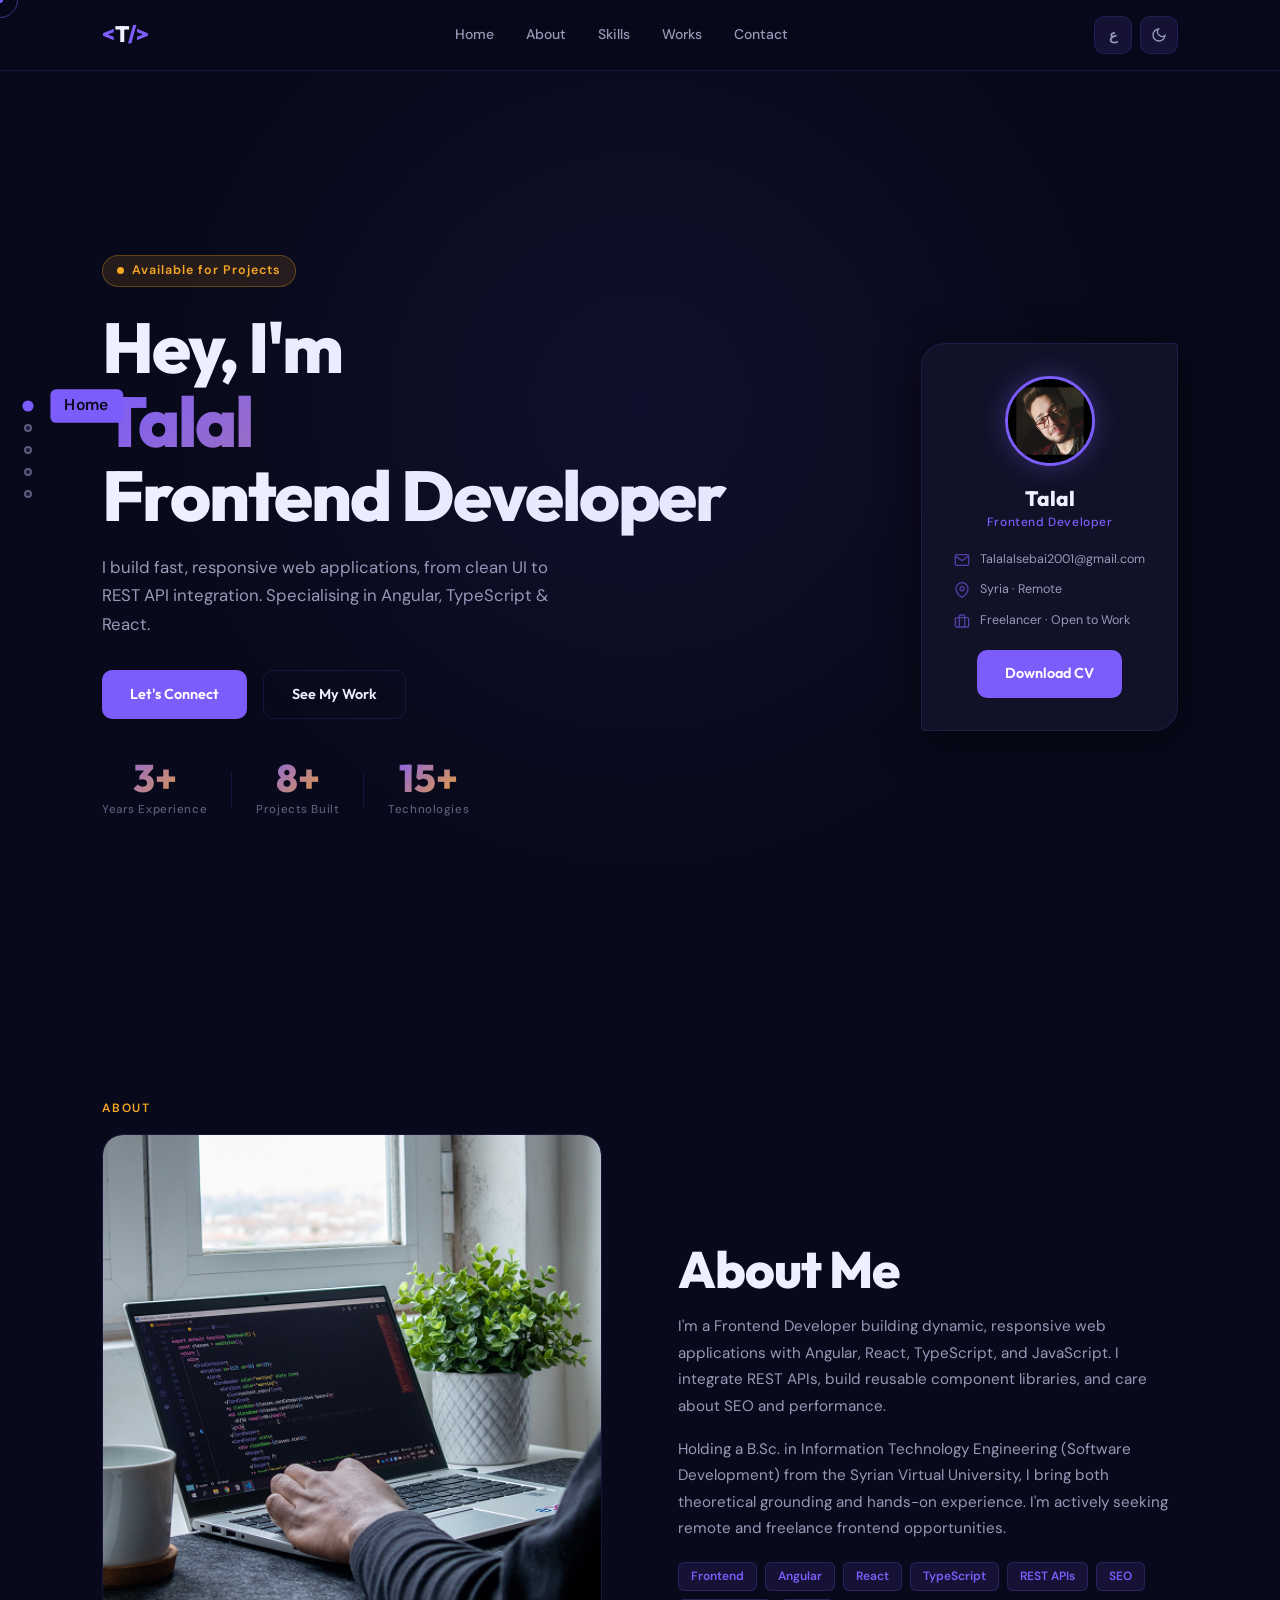
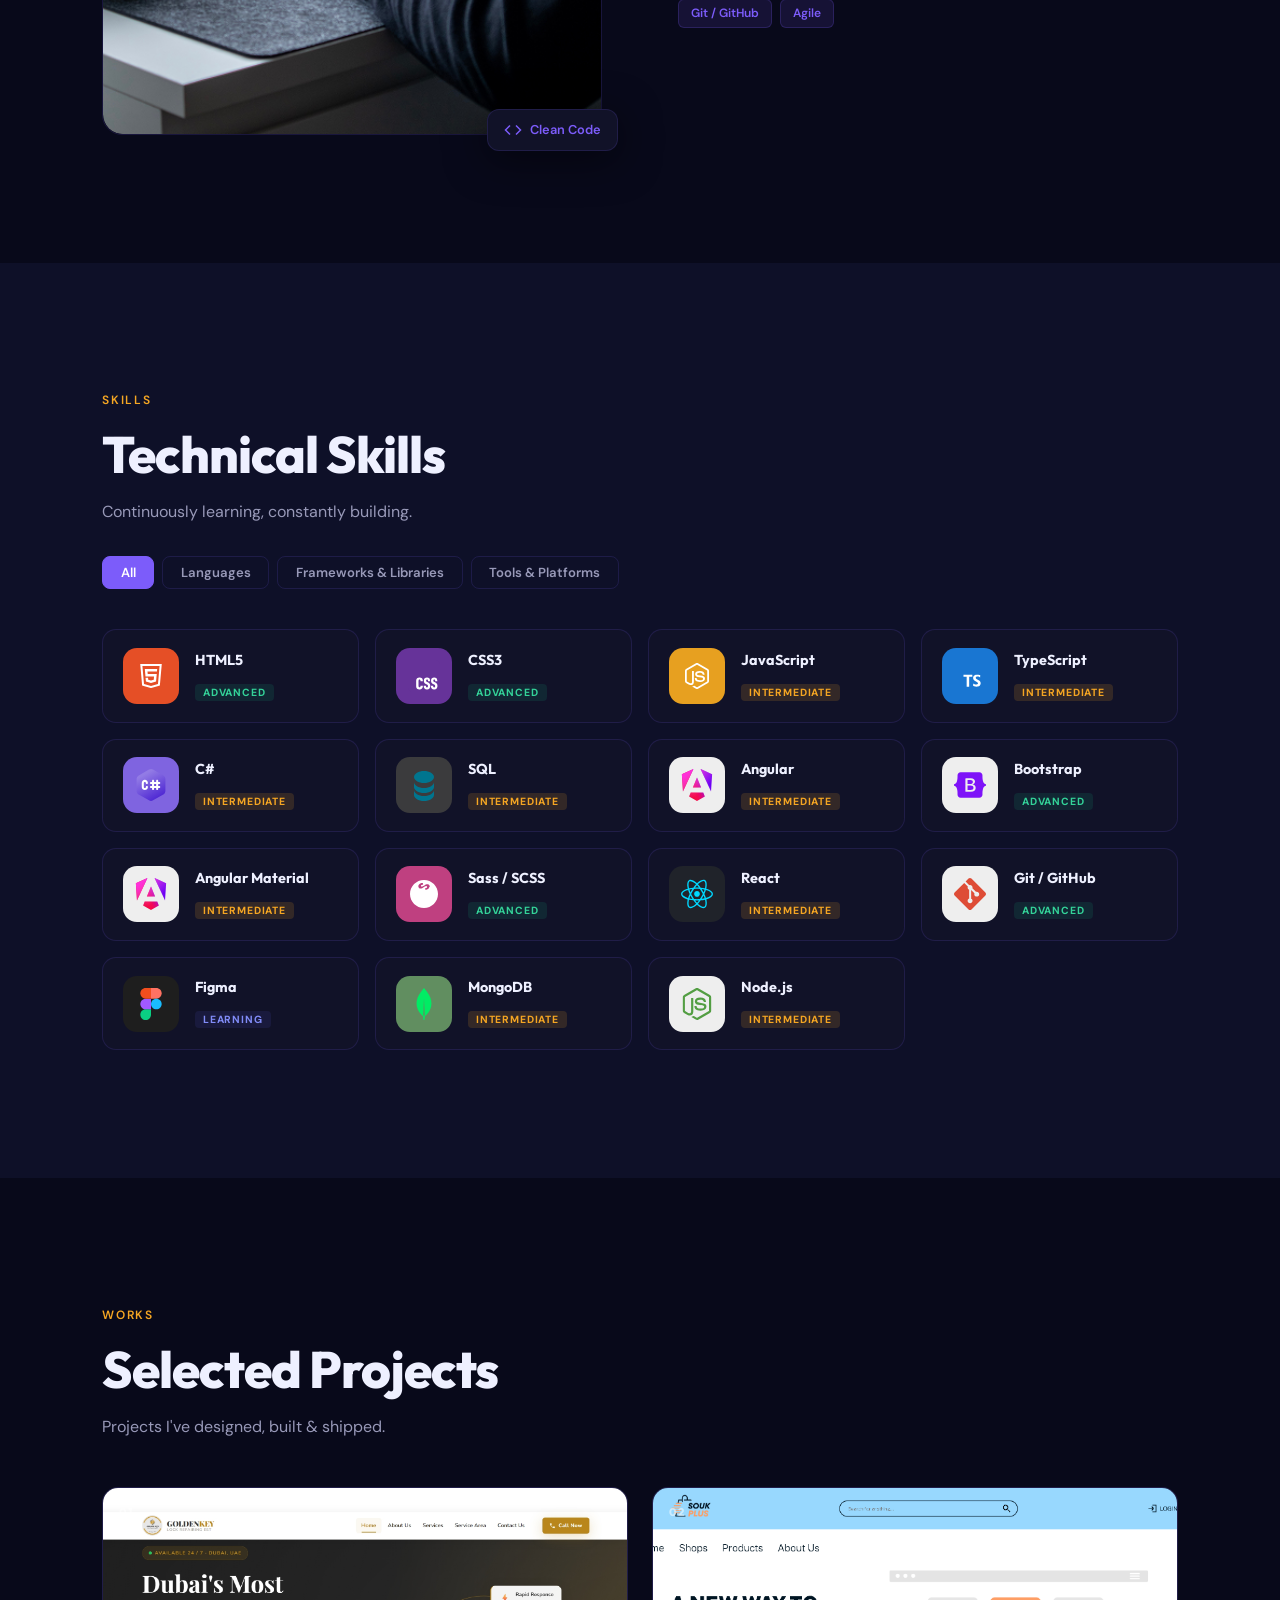
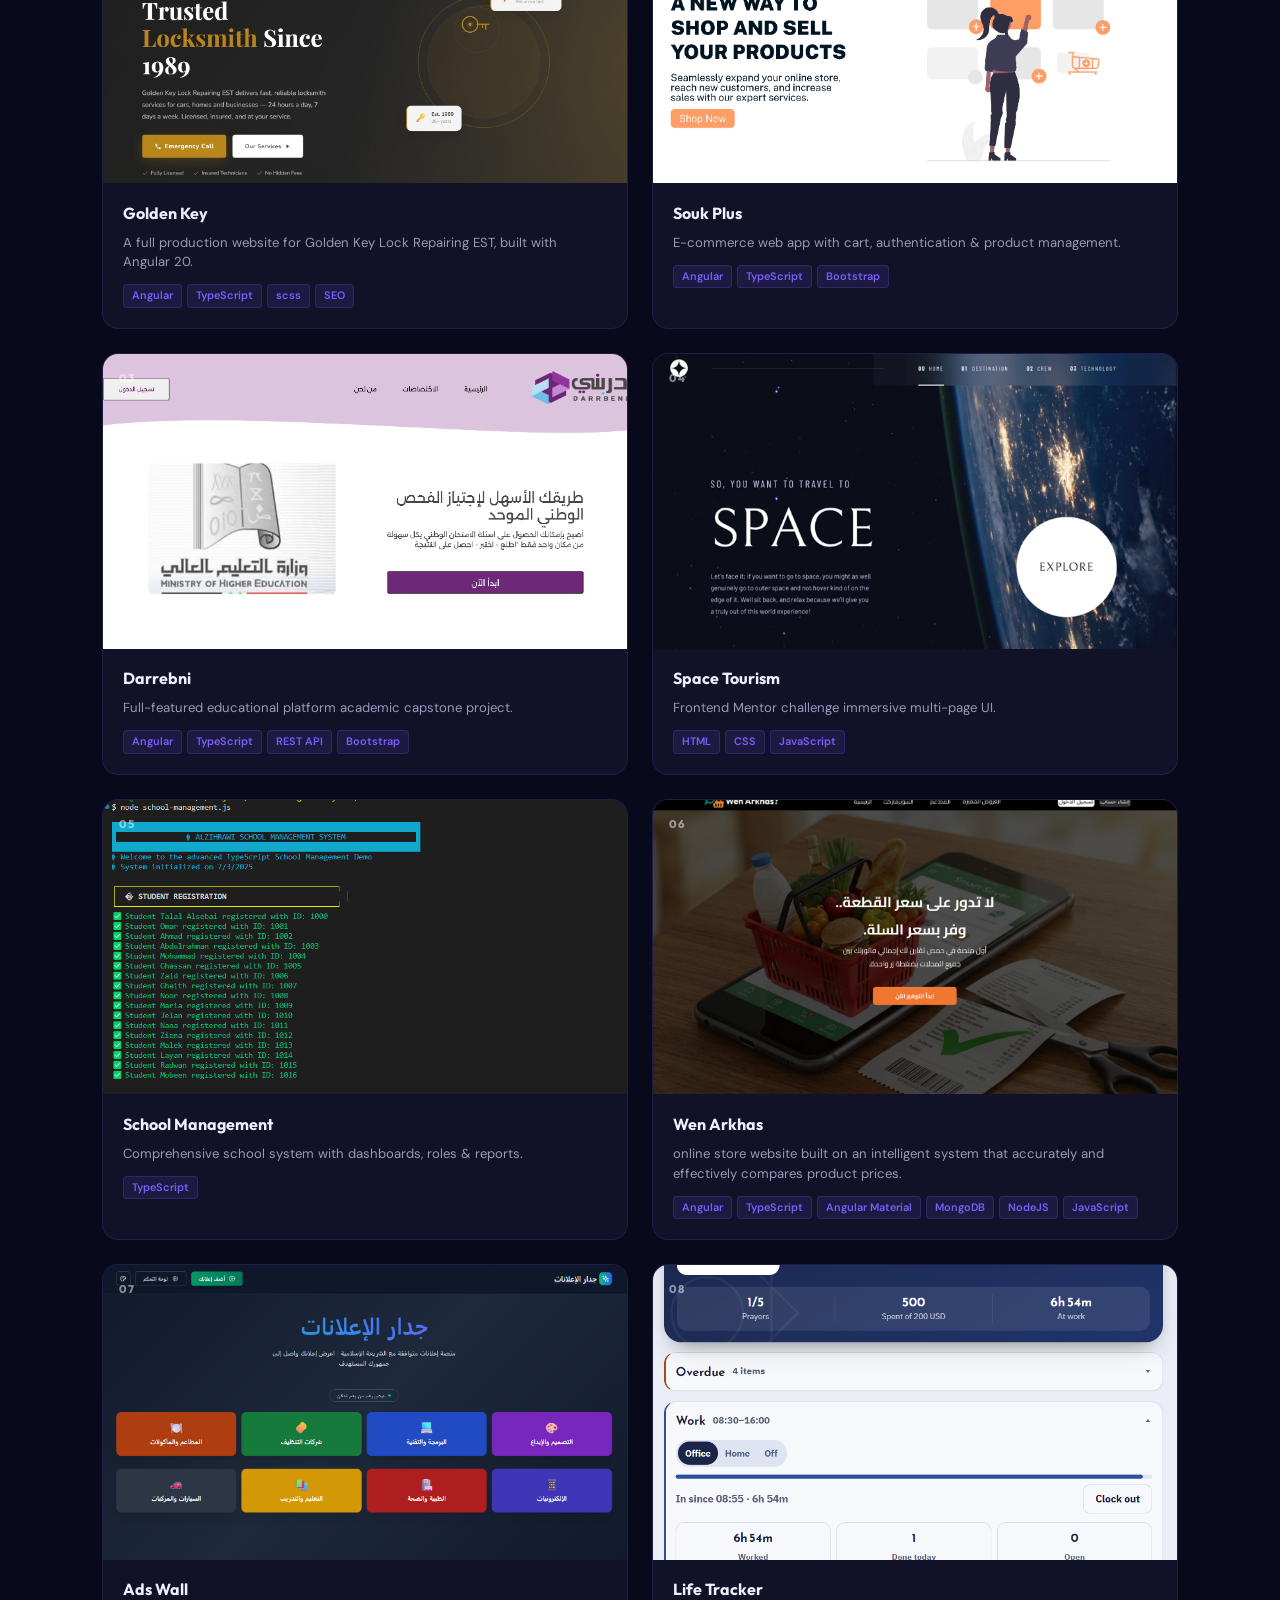
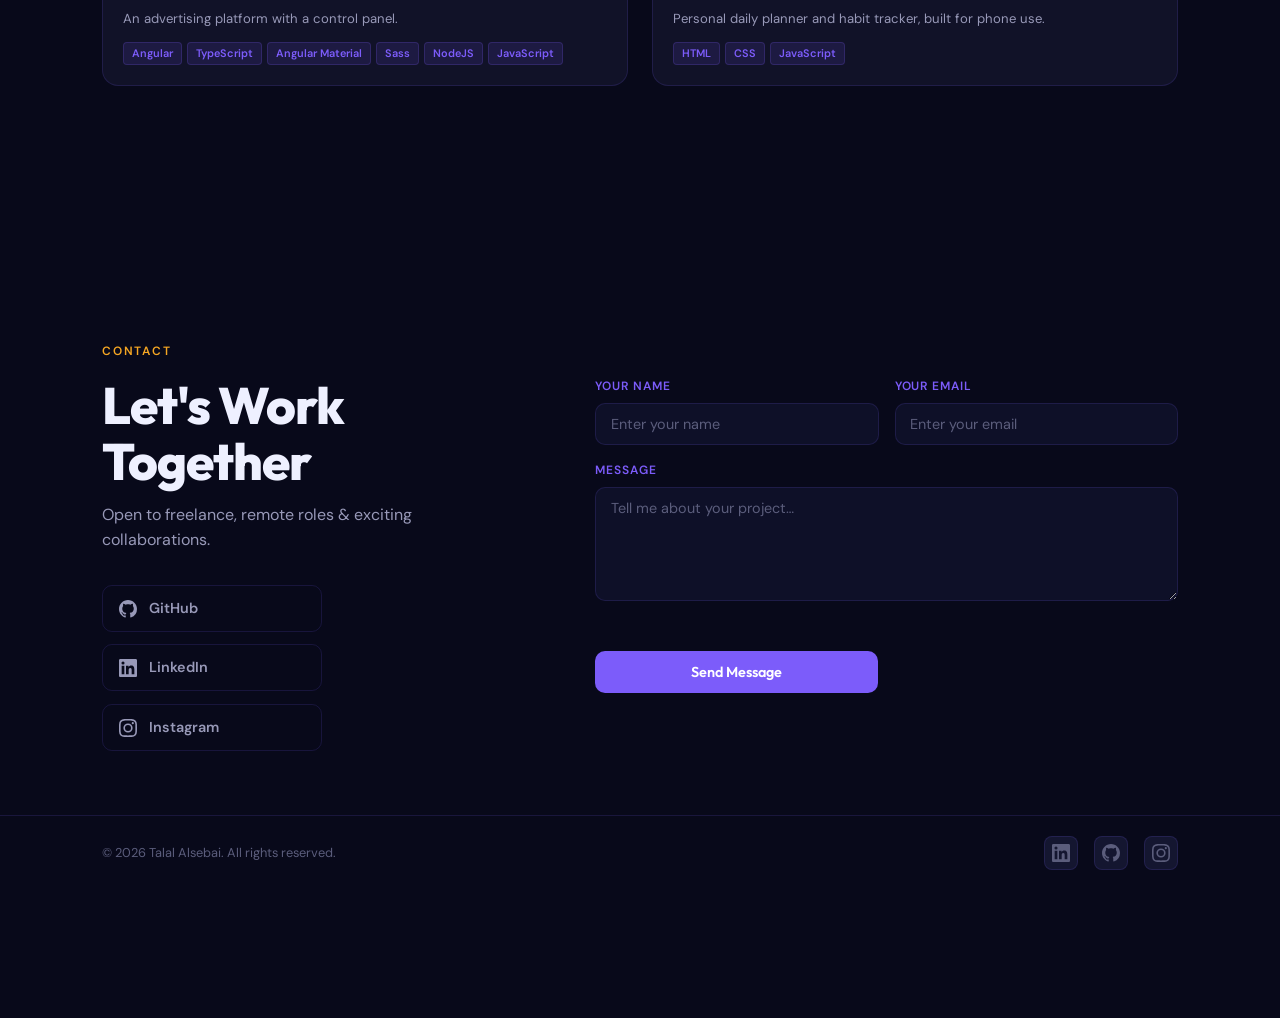
<file: index.html>
<!DOCTYPE html>
<html lang="en" dir="ltr" data-theme="dark">

<head>
  <meta charset="UTF-8">
  <meta name="viewport" content="width=device-width, initial-scale=1.0">
  <meta name="description" content="Talal Alsebai - Frontend Developer Portfolio">
  <link rel="preconnect" href="https://fonts.googleapis.com">
  <link rel="preconnect" href="https://fonts.gstatic.com" crossorigin>
  <link
    href="https://fonts.googleapis.com/css2?family=Outfit:wght@300;400;500;600;700;800&family=DM+Sans:opsz,wght@9..40,300;9..40,400;9..40,500&family=Cairo:wght@400;500;600;700;800&display=swap"
    rel="stylesheet">
  <link rel="stylesheet" href="style.css">
  <title>Talal Alsebai | Frontend Developer</title>
</head>

<body>

  <!-- Custom cursor (hidden on touch) -->
  <div class="cursor-dot" id="cursor-dot"></div>
  <div class="cursor-ring" id="cursor-ring"></div>

  <!-- ── HEADER ── -->
  <header id="header">
    <div class="container hdr-inner">
      <a href="#home" class="logo-link">
        <span class="logo"><span class="logo-b">&lt;</span>T<span class="logo-b">/&gt;</span></span>
      </a>

      <nav class="desktop-nav">
        <a href="#home" data-key="nav.home">Home</a>
        <a href="#about" data-key="nav.about">About</a>
        <a href="#skills" data-key="nav.skills">Skills</a>
        <a href="#works" data-key="nav.works">Works</a>
        <a href="#contact" data-key="nav.contact">Contact</a>
      </nav>

      <div class="hdr-controls">
        <button class="ctrl-btn lang-btn" id="lang-toggle" aria-label="Switch language">
          <span id="lang-label">ع</span>
        </button>
        <button class="ctrl-btn theme-btn" id="theme-toggle" aria-label="Toggle theme">
          <svg class="icon-sun" viewBox="0 0 24 24" fill="none" stroke="currentColor" stroke-width="2">
            <circle cx="12" cy="12" r="5" />
            <line x1="12" y1="1" x2="12" y2="3" />
            <line x1="12" y1="21" x2="12" y2="23" />
            <line x1="4.22" y1="4.22" x2="5.64" y2="5.64" />
            <line x1="18.36" y1="18.36" x2="19.78" y2="19.78" />
            <line x1="1" y1="12" x2="3" y2="12" />
            <line x1="21" y1="12" x2="23" y2="12" />
            <line x1="4.22" y1="19.78" x2="5.64" y2="18.36" />
            <line x1="18.36" y1="5.64" x2="19.78" y2="4.22" />
          </svg>
          <svg class="icon-moon" viewBox="0 0 24 24" fill="none" stroke="currentColor" stroke-width="2">
            <path d="M21 12.79A9 9 0 1 1 11.21 3 7 7 0 0 0 21 12.79z" />
          </svg>
        </button>
        <button class="hamburger" id="hamburger" aria-label="Toggle menu" aria-expanded="false">
          <span></span><span></span><span></span>
        </button>
      </div>
    </div>
  </header>

  <!-- Mobile menu -->
  <div class="menu-overlay" id="menu-overlay"></div>
  <div class="mobile-menu" id="mobile-menu" aria-hidden="true">
    <button class="mm-close" id="close-menu" aria-label="Close menu">
      <svg viewBox="0 0 24 24" fill="none" stroke="currentColor" stroke-width="2" width="22" height="22">
        <line x1="18" y1="6" x2="6" y2="18" />
        <line x1="6" y1="6" x2="18" y2="18" />
      </svg>
    </button>
    <nav class="mm-nav">
      <a href="#home" class="menu-link" data-key="nav.home">Home</a>
      <a href="#about" class="menu-link" data-key="nav.about">About</a>
      <a href="#skills" class="menu-link" data-key="nav.skills">Skills</a>
      <a href="#works" class="menu-link" data-key="nav.works">Works</a>
      <a href="#contact" class="menu-link" data-key="nav.contact">Contact</a>
    </nav>
    <div class="mm-foot">
      <a href="https://github.com/Talal8866" target="_blank" rel="noopener noreferrer">GitHub</a>
      <a href="https://www.linkedin.com/in/talal-alsebai-b8441a1bb/" target="_blank"
        rel="noopener noreferrer">LinkedIn</a>
    </div>
  </div>

  <!-- ── HERO ── -->
  <section class="hero" id="home">
    <!-- dot sidenav -->
    <nav class="sidenav" aria-label="Sections">
      <a href="#home" class="sdot active" data-tip="Home" aria-label="Home"></a>
      <a href="#about" class="sdot" data-tip="About" aria-label="About"></a>
      <a href="#skills" class="sdot" data-tip="Skills" aria-label="Skills"></a>
      <a href="#works" class="sdot" data-tip="Works" aria-label="Works"></a>
      <a href="#contact" class="sdot" data-tip="Contact" aria-label="Contact"></a>
    </nav>

    <div class="container hero-grid">


      <!-- Main headline -->
      <div class="hero-content" data-reveal="right">
        <div class="available-badge">
          <span class="badge-dot"></span>
          <span data-key="hero.badge">Available for Projects</span>
        </div>

        <h1 class="hero-h1">
          <span class="h1-line" data-key="hero.greeting">Hey, I'm</span>
          <span class="h1-line h1-name gradient-text">Talal</span>
          <span class="h1-line" data-key="hero.title">Frontend Developer</span>
        </h1>

        <p class="hero-desc" data-key="hero.desc">I build fast, responsive web applications, from clean UI to REST API integration. Specialising in Angular, TypeScript &amp; React.</p>

        <div class="hero-btns">
          <a href="#contact" class="btn-primary magnetic" data-key="hero.cta">Let's Connect</a>
          <a href="#works" class="btn-ghost  magnetic" data-key="hero.cta2">See My Work</a>
        </div>

        <div class="hero-stats">
          <div class="hstat"><span class="hstat-n" data-count="3">0</span>
            <p data-key="stat.exp">Years Experience</p>
          </div>
          <div class="hstat-div"></div>
          <div class="hstat"><span class="hstat-n" data-count="8">0</span>
            <p data-key="stat.projects">Projects Built</p>
          </div>
          <div class="hstat-div"></div>
          <div class="hstat"><span class="hstat-n" data-count="15">0</span>
            <p data-key="stat.tech">Technologies</p>
          </div>
        </div>
      </div>


      <!-- Profile card -->
      <div class="profile-card" data-reveal="left">
      <img src="./Assets/Images/Profile.jpg" alt="Talal Alsebai" class="pc-photo">
        <div class="pc-name">
          Talal
          <small data-key="hero.role">Frontend Developer</small>
        </div>
        <ul class="pc-list">
          <li>
            <svg viewBox="0 0 24 24" fill="none" stroke="currentColor" stroke-width="2" width="16" height="16">
              <path d="M4 4h16c1.1 0 2 .9 2 2v12c0 1.1-.9 2-2 2H4c-1.1 0-2-.9-2-2V6c0-1.1.9-2 2-2z" />
              <polyline points="22,6 12,13 2,6" />
            </svg>
            Talalalsebai2001@gmail.com
          </li>
          <li>
            <svg viewBox="0 0 24 24" fill="none" stroke="currentColor" stroke-width="2" width="16" height="16">
              <path d="M21 10c0 7-9 13-9 13s-9-6-9-13a9 9 0 0 1 18 0z" />
              <circle cx="12" cy="10" r="3" />
            </svg>
            <span data-key="hero.location">Syria · Remote</span>
          </li>
          <li>
            <svg viewBox="0 0 24 24" fill="none" stroke="currentColor" stroke-width="2" width="16" height="16">
              <rect x="2" y="7" width="20" height="14" rx="2" />
              <path d="M16 21V5a2 2 0 0 0-2-2h-4a2 2 0 0 0-2 2v16" />
            </svg>
            <span data-key="hero.status">Freelancer · Open to Work</span>
          </li>
        </ul>
        <a href="./Assets/PDF/Talal_Alsebai_CV.pdf" class="btn-primary" data-key="hero.cv">Download CV</a>
      </div>

    </div>
  </section>

  <!-- ── ABOUT ── -->
  <section class="section-pad" id="about">
    <div class="container">
      <div class="sec-eyebrow" data-key="nav.about">About</div>
      <div class="about-grid">

        <div class="about-visual" data-reveal="left">
          <div class="about-img-frame">
          <img src="./Assets/Images/laptop.png" alt="Code on laptop" loading="lazy">
          </div>
          <div class="about-badge-float">
            <svg viewBox="0 0 24 24" fill="none" stroke="currentColor" stroke-width="2" width="18" height="18">
              <polyline points="16 18 22 12 16 6" />
              <polyline points="8 6 2 12 8 18" />
            </svg>
            <span data-key="about.badge">Clean Code</span>
          </div>
        </div>

        <div class="about-text" data-reveal="right">
          <h2 class="sec-title" data-key="about.title">About Me</h2>
          <p data-key="about.p1">I'm a Frontend Developer building dynamic, responsive web applications with Angular, React, TypeScript, and JavaScript. I integrate REST APIs, build reusable component libraries, and care about SEO and performance.</p>
          <p data-key="about.p2">Holding a B.Sc. in Information Technology Engineering (Software Development) from the Syrian Virtual University, I bring both theoretical grounding and hands-on experience. I'm actively seeking remote and freelance frontend opportunities.</p>
          <div class="tag-row"><span>Frontend</span><span>Angular</span><span>React</span><span>TypeScript</span><span>REST APIs</span><span>SEO</span><span>Git / GitHub</span><span>Agile</span></div>
        </div>

      </div>
    </div>
  </section>

  <!-- ── SKILLS ── -->
  <section class="section-pad skills-section" id="skills">
    <div class="container">
      <div class="sec-eyebrow" data-key="nav.skills">Skills</div>
      <div class="skills-head">
        <h2 class="sec-title" data-key="skills.title">Technical Skills</h2>
        <p data-key="skills.sub">Continuously learning, constantly building.</p>
      </div>

      <div class="skills-tabs" role="tablist">
        <button class="tab-btn active" data-cat="all" role="tab" data-key="skills.all">All</button>
        <button class="tab-btn" data-cat="languages" role="tab" data-key="skills.lang">Languages</button>
        <button class="tab-btn" data-cat="Frameworks & Libraries" role="tab" data-key="skills.fw">Frameworks &
          Libraries</button>
        <button class="tab-btn" data-cat="Tools & Platforms" role="tab" data-key="skills.Tools & Platforms">Tools &
          Platforms</button>
      </div>

      <div class="skills-grid" id="skills-grid">

        <!-- Languages -->
        <div class="sk-card" data-cat="languages" data-reveal="up">
          <div class="sk-icon html"><img src="./Assets/SVG/html.svg" alt="HTML5" width="32" height="32">
          </div>
          <div class="sk-body">
            <div class="sk-row"><span class="sk-name">HTML5</span></div>
            <span class="sk-badge advanced" data-key="lv.advanced">Advanced</span>
          </div>
        </div>

        <div class="sk-card" data-cat="languages" data-reveal="up">
          <div class="sk-icon css"><img src="./Assets/SVG/css.svg" alt="CSS3" width="32" height="32">
          </div>
          <div class="sk-body">
            <div class="sk-row"><span class="sk-name">CSS3</span></div>
            <span class="sk-badge advanced" data-key="lv.advanced">Advanced</span>
          </div>
        </div>

        <div class="sk-card" data-cat="languages" data-reveal="up">
          <div class="sk-icon js"><img src="./Assets/SVG/js.svg" alt="JavaScript" width="32" height="32"></div>
          <div class="sk-body">
            <div class="sk-row"><span class="sk-name">JavaScript</span></div>
            <span class="sk-badge intermediate" data-key="lv.intermediate">Intermediate</span>
          </div>
        </div>

        <div class="sk-card" data-cat="languages" data-reveal="up">
          <div class="sk-icon ts"><img src="./Assets/SVG/ts.svg" alt="TypeScript" width="32" height="32"></div>
          <div class="sk-body">
            <div class="sk-row"><span class="sk-name">TypeScript</span></div>
            <span class="sk-badge intermediate" data-key="lv.intermediate">Intermediate</span>
          </div>
        </div>


        <div class="sk-card" data-cat="languages" data-reveal="up">
          <div class="sk-icon csharp">
            <img src="./Assets/SVG/c-sharp.svg" alt="C-Sharp" width="32" height="32">
          </div>
          <div class="sk-body">
            <div class="sk-row"><span class="sk-name">C#</span></div>
            <span class="sk-badge intermediate" data-key="lv.intermediate">Intermediate</span>
          </div>
        </div>

        <div class="sk-card" data-cat="languages" data-reveal="up">
          <div class="sk-icon sql">
            <img src="./Assets/SVG/sql.svg" alt="SQL" width="32" height="32">
          </div>
          <div class="sk-body">
            <div class="sk-row"><span class="sk-name">SQL</span></div>
            <span class="sk-badge intermediate" data-key="lv.intermediate">Intermediate</span>
          </div>
        </div>

        <!-- Frameworks -->
        <div class="sk-card" data-cat="Frameworks & Libraries" data-reveal="up">
          <div class="sk-icon angular"><img src="./Assets/SVG/angular-icon.svg" alt="Angular" width="32" height="32">
          </div>
          <div class="sk-body">
            <div class="sk-row"><span class="sk-name">Angular</span></div>
            <span class="sk-badge intermediate" data-key="lv.intermediate">Intermediate</span>
          </div>
        </div>

        <div class="sk-card" data-cat="Frameworks & Libraries" data-reveal="up">
          <div class="sk-icon bootstrap"><img src="./Assets/SVG/bootstrap.svg" alt="Bootstrap" width="32" height="32">
          </div>
          <div class="sk-body">
            <div class="sk-row"><span class="sk-name">Bootstrap</span></div>
            <span class="sk-badge advanced" data-key="lv.advanced">Advanced</span>
          </div>
        </div>

        <div class="sk-card" data-cat="Frameworks & Libraries" data-reveal="up">
          <div class="sk-icon angular"><img src="./Assets/SVG/angular-icon.svg" alt="Angular Material" width="32" height="32">
          </div>
          <div class="sk-body">
            <div class="sk-row"><span class="sk-name">Angular Material</span></div>
            <span class="sk-badge intermediate" data-key="lv.intermediate">Intermediate</span>
          </div>
        </div>

        <div class="sk-card" data-cat="Frameworks & Libraries" data-reveal="up">
          <div class="sk-icon sass">
            <svg viewBox="0 0 32 32" width="32" height="32" xmlns="http://www.w3.org/2000/svg">
              <path
                d="M16 2C8.27 2 2 8.27 2 16s6.27 14 14 14 14-6.27 14-14S23.73 2 16 2zm5.2 7.3c-.15.75-.55 1.35-1.1 1.8-.7.55-1.6.8-2.45.9l-.75-1.65c.55-.05 1.1-.15 1.55-.4.4-.25.65-.6.65-1.05 0-.3-.15-.55-.4-.7-.35-.2-.75-.15-1.15-.05-.45.15-.85.35-1.25.6l-1.35.9c-.5.35-1.05.65-1.65.8-.7.15-1.45.1-2.05-.3-.6-.4-.95-1.1-.95-1.8 0-1.3.9-2.4 2-2.95.8-.4 1.7-.5 2.55-.4l.3 1.7c-.55-.05-1.1 0-1.6.25-.35.2-.65.5-.65.9 0 .25.15.5.35.65.3.2.7.2 1.05.1.4-.1.75-.3 1.1-.55l1.35-.9c.55-.4 1.2-.7 1.85-.85.75-.15 1.6-.1 2.25.35.55.35.9 1 .9 1.65 0 .15 0 .3-.05.45z"
                fill="white" />
            </svg>
          </div>
          <div class="sk-body">
            <div class="sk-row"><span class="sk-name">Sass / SCSS</span></div>
            <span class="sk-badge advanced" data-key="lv.advanced">Advanced</span>
          </div>
        </div>

        <div class="sk-card" data-cat="Frameworks & Libraries" data-reveal="up">
          <div class="sk-icon react">
            <img src="./Assets/SVG/react.svg" alt="React" width="32" height="32">
          </div>
          <div class="sk-body">
            <div class="sk-row"><span class="sk-name">React</span></div>
            <span class="sk-badge intermediate" data-key="lv.intermediate">Intermediate</span>
          </div>
        </div>

        <!-- Tools & Platforms -->
        <div class="sk-card" data-cat="Tools & Platforms" data-reveal="up">
          <div class="sk-icon git"><img src="./Assets/SVG/git-icon.svg" alt="Git" width="32" height="32">
          </div>
          <div class="sk-body">
            <div class="sk-row"><span class="sk-name">Git / GitHub</span></div>
            <span class="sk-badge advanced" data-key="lv.advanced">Advanced</span>
          </div>
        </div>

        <div class="sk-card" data-cat="Tools & Platforms" data-reveal="up">
          <div class="sk-icon figma">
            <img src="./Assets/SVG/figma.svg" alt="Figma" width="32" height="32">
          </div>
          <div class="sk-body">
            <div class="sk-row"><span class="sk-name">Figma</span></div>
            <span class="sk-badge learning" data-key="lv.learning">Learning</span>
          </div>
        </div>

        <div class="sk-card" data-cat="Tools & Platforms" data-reveal="up">
          <div class="sk-icon node">
            <img src="./Assets/SVG/mongodb-icon.svg" alt="MongoDB" width="32" height="32">
          </div>
          <div class="sk-body">
            <div class="sk-row"><span class="sk-name">MongoDB</span></div>
            <span class="sk-badge intermediate" data-key="lv.intermediate">Intermediate</span>
          </div>
        </div>

        <div class="sk-card" data-cat="Tools & Platforms" data-reveal="up">
          <div class="sk-icon angular">
            <img src="./Assets/SVG/nodejs-icon.svg" alt="Node.js" width="32" height="32">
          </div>
          <div class="sk-body">
            <div class="sk-row"><span class="sk-name">Node.js</span></div>
            <span class="sk-badge intermediate" data-key="lv.intermediate">Intermediate</span>
          </div>
        </div>

      </div>
    </div>
  </section>

  <!-- ── WORKS ── -->
  <section class="section-pad" id="works">
    <div class="container">
      <div class="sec-eyebrow" data-key="nav.works">Works</div>
      <h2 class="sec-title" data-key="works.title">Selected Projects</h2>
      <p class="sec-sub" data-key="works.sub">Projects I've designed, built &amp; shipped.</p>

      <div class="projects-grid">

        <a href="https://goldenkeyuae.com" target="_blank" rel="noopener noreferrer" class="proj-card" data-reveal="up">
          <span class="proj-num">01</span>
          <div class="proj-img">
            <img src="./Assets/Images/Golden-Key.jpeg" alt="Golden Key" loading="lazy">
            <div class="proj-hover"><span data-key="works.view">View Project →</span></div>
          </div>
          <div class="proj-meta">
            <h3>Golden Key</h3>
            <p data-key="works.goldenkey">A full production website for Golden Key Lock Repairing EST, built with Angular 20.</p>
            <div class="proj-tags"><span>Angular</span><span>TypeScript</span><span>scss</span><span>SEO</span></div>
          </div>
        </a>

        <a href="https://github.com/Talal8866/Souk_Plus" target="_blank" rel="noopener noreferrer" class="proj-card"
          data-reveal="up">
          <span class="proj-num">02</span>
          <div class="proj-img">
            <img src="./Assets/Images/Souk.png" alt="Souk Plus" loading="lazy">
            <div class="proj-hover"><span data-key="works.view">View Project →</span></div>
          </div>
          <div class="proj-meta">
            <h3>Souk Plus</h3>
            <p data-key="works.souk">E-commerce web app with cart, authentication &amp; product management.</p>
            <div class="proj-tags"><span>Angular</span><span>TypeScript</span><span>Bootstrap</span></div>
          </div>
        </a>

        <a href="https://github.com/Talal8866/Darrebni_Finalproject" target="_blank" rel="noopener noreferrer"
          class="proj-card" data-reveal="up">
          <span class="proj-num">03</span>
          <div class="proj-img">
            <img src="./Assets/Images/darrebni.png" alt="Darrebni" loading="lazy">
            <div class="proj-hover"><span data-key="works.view">View Project →</span></div>
          </div>
          <div class="proj-meta">
            <h3>Darrebni</h3>
            <p data-key="works.darrebni">Full-featured educational platform academic capstone project.</p>
            <div class="proj-tags"><span>Angular</span><span>TypeScript</span><span>REST
                API</span><span>Bootstrap</span></div>
          </div>
        </a>

        <a href="https://github.com/Talal8866/" target="_blank" rel="noopener noreferrer" class="proj-card" data-reveal="up">
          <span class="proj-num">04</span>
          <div class="proj-img">
            <img src="./Assets/Images/space.png" alt="Space Tourism" loading="lazy">
            <div class="proj-hover"><span data-key="works.view">View Project →</span></div>
          </div>
          <div class="proj-meta">
            <h3>Space Tourism</h3>
            <p data-key="works.space">Frontend Mentor challenge immersive multi-page UI.</p>
            <div class="proj-tags"><span>HTML</span><span>CSS</span><span>JavaScript</span></div>
          </div>
        </a>

        <a href="https://github.com/Talal8866/School-Management-System" target="_blank" rel="noopener noreferrer"
          class="proj-card" data-reveal="up">
          <span class="proj-num">05</span>
          <div class="proj-img">
            <img src="./Assets/Images/School-Management-System.png" alt="School Management" loading="lazy">
            <div class="proj-hover"><span data-key="works.view">View Project →</span></div>
          </div>
          <div class="proj-meta">
            <h3>School Management</h3>
            <p data-key="works.school">Comprehensive school system with dashboards, roles &amp; reports.</p>
            <div class="proj-tags"><span>TypeScript</span></div>
          </div>
        </a>

        <a href="https://github.com/Talal8866/Wen-Arkhas" target="_blank" rel="noopener noreferrer" class="proj-card"
          data-reveal="up">
          <span class="proj-num">06</span>
          <div class="proj-img">
            <img src="./Assets/Images/Wen Arkhas.png" alt="Wen Arkhas" loading="lazy">
            <div class="proj-hover"><span data-key="works.view">View Project →</span></div>
          </div>
          <div class="proj-meta">
            <h3>Wen Arkhas</h3>
            <p data-key="works.arkhas">online store website built on an intelligent system that accurately &amp;
              effectively compares product prices.</p>
            <div class="proj-tags"><span>Angular</span><span>TypeScript</span><span>Angular
                Material</span><span>MongoDB</span><span>NodeJS</span><span>JavaScript</span></div>
          </div>
        </a>

        <a href="https://github.com/Talal8866/Advertisment-wall" target="_blank" rel="noopener noreferrer"
          class="proj-card" data-reveal="up">
          <span class="proj-num">07</span>
          <div class="proj-img">
            <img src="./Assets/Images/ads.png" alt="Ads Wall" loading="lazy">
            <div class="proj-hover"><span data-key="works.view">View Project →</span></div>
          </div>
          <div class="proj-meta">
            <h3>Ads Wall</h3>
            <p data-key="works.ads">An advertising platform with a control panel.</p>
            <div class="proj-tags"><span>Angular</span><span>TypeScript</span><span>Angular
                Material</span><span>Sass</span><span>NodeJS</span><span>JavaScript</span></div>
          </div>
        </a>

        <a href="https://talal8866.github.io/Life-Tracker-App/" target="_blank" rel="noopener noreferrer" class="proj-card" data-reveal="up">
          <span class="proj-num">08</span>
          <div class="proj-img">
            <img src="./Assets/Images/life-tracker.png" alt="Life Tracker" loading="lazy">
            <div class="proj-hover"><span data-key="works.view">View Project →</span></div>
          </div>
          <div class="proj-meta">
            <h3>Life Tracker</h3>
            <p data-key="works.tracker">Personal daily planner and habit tracker, built for phone use.</p>
            <div class="proj-tags"><span>HTML</span><span>CSS</span><span>JavaScript</span></div>
          </div>
        </a>

      </div>
    </div>
  </section>

  <!-- ── CONTACT ── -->
  <section class="section-pad contact-section" id="contact">
    <div class="container">
      <div class="sec-eyebrow" data-key="nav.contact">Contact</div>
      <div class="contact-grid">

        <div class="contact-left" data-reveal="left">
          <h2 class="sec-title" data-key="contact.title">Let's Work Together</h2>
          <p data-key="contact.sub">Open to freelance, remote roles &amp; exciting collaborations.</p>
          <div class="contact-links">
            <a href="https://github.com/Talal8866" target="_blank" rel="noopener noreferrer" class="clink magnetic">
              <svg viewBox="0 0 24 24" fill="currentColor" width="18" height="18">
                <path
                  d="M12 0C5.37 0 0 5.37 0 12c0 5.31 3.435 9.795 8.205 11.385.6.105.825-.255.825-.57 0-.285-.015-1.23-.015-2.235-3.015.555-3.795-.735-4.035-1.41-.135-.345-.72-1.41-1.23-1.695-.42-.225-1.02-.78-.015-.795.945-.015 1.62.87 1.845 1.23 1.08 1.815 2.805 1.305 3.495.99.105-.78.42-1.305.765-1.605-2.67-.3-5.46-1.335-5.46-5.925 0-1.305.465-2.385 1.23-3.225-.12-.3-.54-1.53.12-3.18 0 0 1.005-.315 3.3 1.23.96-.27 1.98-.405 3-.405s2.04.135 3 .405c2.295-1.56 3.3-1.23 3.3-1.23.66 1.65.24 2.88.12 3.18.765.84 1.23 1.905 1.23 3.225 0 4.605-2.805 5.625-5.475 5.925.435.375.81 1.095.81 2.22 0 1.605-.015 2.895-.015 3.3 0 .315.225.69.825.57A12.02 12.02 0 0 0 24 12c0-6.63-5.37-12-12-12z" />
              </svg>
              GitHub
            </a>
            <a href="https://www.linkedin.com/in/talal-alsebai-b8441a1bb/" target="_blank" rel="noopener noreferrer"
              class="clink magnetic">
              <svg viewBox="0 0 24 24" fill="currentColor" width="18" height="18">
                <path
                  d="M20.447 20.452h-3.554v-5.569c0-1.328-.027-3.037-1.852-3.037-1.853 0-2.136 1.445-2.136 2.939v5.667H9.351V9h3.414v1.561h.046c.477-.9 1.637-1.85 3.37-1.85 3.601 0 4.267 2.37 4.267 5.455v6.286zM5.337 7.433a2.062 2.062 0 0 1-2.063-2.065 2.064 2.064 0 1 1 2.063 2.065zm1.782 13.019H3.555V9h3.564v11.452zM22.225 0H1.771C.792 0 0 .774 0 1.729v20.542C0 23.227.792 24 1.771 24h20.451C23.2 24 24 23.227 24 22.271V1.729C24 .774 23.2 0 22.222 0h.003z" />
              </svg>
              LinkedIn
            </a>
            <a href="https://www.instagram.com/talal_alsebai/" target="_blank" rel="noopener noreferrer"
              class="clink magnetic">
              <svg viewBox="0 0 24 24" fill="currentColor" width="18" height="18">
                <path
                  d="M12 2.163c3.204 0 3.584.012 4.85.07 3.252.148 4.771 1.691 4.919 4.919.058 1.265.069 1.645.069 4.849 0 3.205-.012 3.584-.069 4.849-.149 3.225-1.664 4.771-4.919 4.919-1.266.058-1.644.07-4.85.07-3.204 0-3.584-.012-4.849-.07-3.26-.149-4.771-1.699-4.919-4.92-.058-1.265-.07-1.644-.07-4.849 0-3.204.013-3.583.07-4.849.149-3.227 1.664-4.771 4.919-4.919 1.266-.057 1.645-.069 4.849-.069zM12 0C8.741 0 8.333.014 7.053.072 2.695.272.273 2.69.073 7.052.014 8.333 0 8.741 0 12c0 3.259.014 3.668.072 4.948.2 4.358 2.618 6.78 6.98 6.98C8.333 23.986 8.741 24 12 24c3.259 0 3.668-.014 4.948-.072 4.354-.2 6.782-2.618 6.979-6.98.059-1.28.073-1.689.073-4.948 0-3.259-.014-3.667-.072-4.947-.196-4.354-2.617-6.78-6.979-6.98C15.668.014 15.259 0 12 0zm0 5.838a6.162 6.162 0 1 0 0 12.324 6.162 6.162 0 0 0 0-12.324zM12 16a4 4 0 1 1 0-8 4 4 0 0 1 0 8zm6.406-11.845a1.44 1.44 0 1 0 0 2.881 1.44 1.44 0 0 0 0-2.881z" />
              </svg>
              Instagram
            </a>
          </div>
        </div>

        <form action="https://formspree.io/f/mreowavo" method="POST" class="contact-form" data-reveal="right">
          <div class="fgroup">
            <label for="name" data-key="form.name">Your Name</label>
            <input type="text" id="name" name="name" required autocomplete="name" data-key-ph="form.namePH">
          </div>
          <div class="fgroup">
            <label for="email" data-key="form.email">Your Email</label>
            <input type="email" id="email" name="email" required autocomplete="email" data-key-ph="form.emailPH">
          </div>
          <div class="fgroup fgroup-full">
            <label for="message" data-key="form.msg">Message</label>
            <textarea id="message" name="message" rows="5" required data-key-ph="form.msgPH"></textarea>
          </div>
          <p class="form-status" id="form-status"></p>
          <button type="submit" class="btn-primary magnetic" data-key="form.send">Send Message</button>
        </form>

      </div>
    </div>

    <footer>
      <div class="footer-row container">
        <span data-key="footer.copy">© 2026 Talal Alsebai. All rights reserved.</span>
        <div class="footer-icons">
          <a href="https://www.linkedin.com/in/talal-alsebai-b8441a1bb/" target="_blank" rel="noopener noreferrer"
            aria-label="LinkedIn">
            <svg viewBox="0 0 24 24" fill="currentColor" width="18" height="18">
              <path
                d="M20.447 20.452h-3.554v-5.569c0-1.328-.027-3.037-1.852-3.037-1.853 0-2.136 1.445-2.136 2.939v5.667H9.351V9h3.414v1.561h.046c.477-.9 1.637-1.85 3.37-1.85 3.601 0 4.267 2.37 4.267 5.455v6.286zM5.337 7.433a2.062 2.062 0 0 1-2.063-2.065 2.064 2.064 0 1 1 2.063 2.065zm1.782 13.019H3.555V9h3.564v11.452zM22.225 0H1.771C.792 0 0 .774 0 1.729v20.542C0 23.227.792 24 1.771 24h20.451C23.2 24 24 23.227 24 22.271V1.729C24 .774 23.2 0 22.222 0h.003z" />
            </svg> </a>
          <a href="https://github.com/Talal8866" target="_blank" rel="noopener noreferrer" aria-label="GitHub">
            <svg viewBox="0 0 24 24" fill="currentColor" width="18" height="18">
              <path
                d="M12 0C5.37 0 0 5.37 0 12c0 5.31 3.435 9.795 8.205 11.385.6.105.825-.255.825-.57 0-.285-.015-1.23-.015-2.235-3.015.555-3.795-.735-4.035-1.41-.135-.345-.72-1.41-1.23-1.695-.42-.225-1.02-.78-.015-.795.945-.015 1.62.87 1.845 1.23 1.08 1.815 2.805 1.305 3.495.99.105-.78.42-1.305.765-1.605-2.67-.3-5.46-1.335-5.46-5.925 0-1.305.465-2.385 1.23-3.225-.12-.3-.54-1.53.12-3.18 0 0 1.005-.315 3.3 1.23.96-.27 1.98-.405 3-.405s2.04.135 3 .405c2.295-1.56 3.3-1.23 3.3-1.23.66 1.65.24 2.88.12 3.18.765.84 1.23 1.905 1.23 3.225 0 4.605-2.805 5.625-5.475 5.925.435.375.81 1.095.81 2.22 0 1.605-.015 2.895-.015 3.3 0 .315.225.69.825.57A12.02 12.02 0 0 0 24 12c0-6.63-5.37-12-12-12z" />
            </svg> </a>
          <a href="https://www.instagram.com/talal_alsebai/" target="_blank" rel="noopener noreferrer"
            aria-label="Instagram">
            <svg viewBox="0 0 24 24" fill="currentColor" width="18" height="18">
              <path
                d="M12 2.163c3.204 0 3.584.012 4.85.07 3.252.148 4.771 1.691 4.919 4.919.058 1.265.069 1.645.069 4.849 0 3.205-.012 3.584-.069 4.849-.149 3.225-1.664 4.771-4.919 4.919-1.266.058-1.644.07-4.85.07-3.204 0-3.584-.012-4.849-.07-3.26-.149-4.771-1.699-4.919-4.92-.058-1.265-.07-1.644-.07-4.849 0-3.204.013-3.583.07-4.849.149-3.227 1.664-4.771 4.919-4.919 1.266-.057 1.645-.069 4.849-.069zM12 0C8.741 0 8.333.014 7.053.072 2.695.272.273 2.69.073 7.052.014 8.333 0 8.741 0 12c0 3.259.014 3.668.072 4.948.2 4.358 2.618 6.78 6.98 6.98C8.333 23.986 8.741 24 12 24c3.259 0 3.668-.014 4.948-.072 4.354-.2 6.782-2.618 6.979-6.98.059-1.28.073-1.689.073-4.948 0-3.259-.014-3.667-.072-4.947-.196-4.354-2.617-6.78-6.979-6.98C15.668.014 15.259 0 12 0zm0 5.838a6.162 6.162 0 1 0 0 12.324 6.162 6.162 0 0 0 0-12.324zM12 16a4 4 0 1 1 0-8 4 4 0 0 1 0 8zm6.406-11.845a1.44 1.44 0 1 0 0 2.881 1.44 1.44 0 0 0 0-2.881z" />
            </svg> </a>
        </div>
      </div>
    </footer>
  </section>

  <script src="main.js"></script>
</body>

</html>
</file>
<file: style.css>
/* =====================================================
   TOKENS — dark (default)
===================================================== */
:root,
[data-theme="dark"] {
  --bg1: #08091A;
  --bg2: #0E1028;
  --bg3: #141630;
  --bg-card: #111228;
  --brand: #7C5CFA;
  --brand-lt: #A78BFA;
  --brand-dim: rgba(124, 92, 250, 0.12);
  --accent: #F5A623;
  --accent-lt: #FFD080;
  --accent-dim: rgba(245, 166, 35, 0.12);
  --text: #EEF0FF;
  --text-2: #9899B8;
  --text-3: #5B5D7C;
  --border: rgba(124, 92, 250, 0.15);
  --border-2: rgba(255, 255, 255, 0.06);
  --shadow: 0 8px 40px rgba(0, 0, 0, 0.5);
  --grad: linear-gradient(135deg, #7C5CFA 0%, #F5A623 100%);
}

[data-theme="light"] {
  --bg1: #F0EEF8;
  --bg2: #FAFAFE;
  --bg3: #EDE9F8;
  --bg-card: #FFFFFF;
  --brand: #5B21B6;
  --brand-lt: #7C3AED;
  --brand-dim: rgba(91, 33, 182, 0.08);
  --accent: #C47A00;
  --accent-lt: #E09000;
  --accent-dim: rgba(196, 122, 0, 0.1);
  --text: #140F2E;
  --text-2: #4A4570;
  --text-3: #9590B0;
  --border: rgba(91, 33, 182, 0.15);
  --border-2: rgba(0, 0, 0, 0.06);
  --shadow: 0 8px 40px rgba(91, 33, 182, 0.1);
  --grad: linear-gradient(135deg, #5B21B6 0%, #C47A00 100%);
}

/* =====================================================
   RESET & BASE
===================================================== */
*,
*::before,
*::after {
  box-sizing: border-box;
  margin: 0;
  padding: 0;
}

html {
  scroll-behavior: smooth;
  font-size: 16px;
}

html,
body {
  overflow-x: hidden;
  max-width: 100vw;
  background: var(--bg1);
  color: var(--text);
  transition: background 0.35s ease, color 0.35s ease;
}

body {
  font-family: 'DM Sans', sans-serif;
  font-weight: 400;
  line-height: 1.6;
  -webkit-font-smoothing: antialiased;
}

/* Arabic font override */
[lang="ar"] body,
[lang="ar"] .sec-title,
[lang="ar"] h1,
[lang="ar"] h2,
[lang="ar"] h3,
[lang="ar"] .logo,
[lang="ar"] nav a,
[lang="ar"] .btn-primary,
[lang="ar"] .btn-ghost {
  font-family: 'Cairo', sans-serif;
}

a {
  text-decoration: none;
  color: inherit;
}

ul {
  list-style: none;
}

img,
svg {
  display: block;
  max-width: 100%;
  height: auto;
}

button {
  border: none;
  cursor: pointer;
  background: none;
}

input,
textarea {
  font-family: inherit;
}

input:focus,
textarea:focus {
  outline: none;
}

.container {
  width: min(95%, 1140px);
  margin: 0 auto;
  padding: 0 clamp(1rem, 3vw, 2rem);
}

.section-pad {
  padding: clamp(5rem, 10vw, 8rem) 0;
}

/* =====================================================
   CUSTOM CURSOR
===================================================== */
.cursor-dot,
.cursor-ring {
  position: fixed;
  top: 0;
  left: 0;
  pointer-events: none;
  z-index: 9999;
  transform: translate(-50%, -50%);
}

.cursor-dot {
  width: 6px;
  height: 6px;
  background: var(--brand);
  border-radius: 50%;
  transition: transform 0.1s;
}

.cursor-ring {
  width: 36px;
  height: 36px;
  border: 1.5px solid var(--brand);
  border-radius: 50%;
  opacity: 0.5;
  transition: width 0.25s, height 0.25s, opacity 0.25s, border-color 0.25s;
}

body:has(a:hover) .cursor-ring,
body:has(button:hover) .cursor-ring {
  width: 52px;
  height: 52px;
  opacity: 0.8;
  border-color: var(--accent);
}

@media (pointer: coarse) {

  .cursor-dot,
  .cursor-ring {
    display: none;
  }
}

/* =====================================================
   HEADER
===================================================== */
header {
  position: sticky;
  top: 0;
  z-index: 1000;
  background: rgba(8, 9, 26, 0.85);
  -webkit-backdrop-filter: blur(16px);
  backdrop-filter: blur(16px);
  border-bottom: 1px solid var(--border);
  transition: background 0.35s;
}

[data-theme="light"] header {
  background: rgba(240, 238, 248, 0.88);
}

.hdr-inner {
  display: flex;
  align-items: center;
  justify-content: space-between;
  padding-block: 1rem;
  gap: 1rem;
}

.logo-link {
  text-decoration: none;
}

.logo {
  font-family: 'Outfit', sans-serif;
  font-size: 1.4rem;
  font-weight: 800;
  color: var(--text);
  letter-spacing: -0.5px;
}

.logo-b {
  color: var(--brand);
}

.desktop-nav {
  display: flex;
  align-items: center;
  gap: clamp(1rem, 2.5vw, 2rem);
}

.desktop-nav a {
  font-family: 'DM Sans', sans-serif;
  font-size: 0.875rem;
  font-weight: 500;
  color: var(--text-2);
  position: relative;
  padding-bottom: 2px;
  transition: color 0.2s;
}

.desktop-nav a::after {
  content: '';
  position: absolute;
  bottom: -2px;
  left: 0;
  width: 0;
  height: 2px;
  background: var(--brand);
  border-radius: 2px;
  transition: width 0.3s cubic-bezier(0.4, 0, 0.2, 1);
}

.desktop-nav a:hover {
  color: var(--text);
}

.desktop-nav a:hover::after {
  width: 100%;
}

.hdr-controls {
  display: flex;
  align-items: center;
  gap: 0.5rem;
}

.ctrl-btn {
  display: flex;
  align-items: center;
  justify-content: center;
  width: 38px;
  height: 38px;
  border-radius: 10px;
  border: 1px solid var(--border);
  background: var(--brand-dim);
  color: var(--text-2);
  font-size: 0.85rem;
  font-weight: 600;
  transition: background 0.2s, color 0.2s, border-color 0.2s;
}

.ctrl-btn:hover {
  background: var(--brand);
  color: #fff;
  border-color: var(--brand);
}

.ctrl-btn svg {
  width: 16px;
  height: 16px;
}

[data-theme="dark"] .icon-sun {
  display: none;
}

[data-theme="dark"] .icon-moon {
  display: block;
}

[data-theme="light"] .icon-sun {
  display: block;
}

[data-theme="light"] .icon-moon {
  display: none;
}

/* Hamburger */
.hamburger {
  display: none;
  flex-direction: column;
  gap: 5px;
  padding: 4px;
  background: none;
  border: none;
  cursor: pointer;
}

.hamburger span {
  display: block;
  width: 22px;
  height: 2px;
  background: var(--text);
  border-radius: 2px;
  transition: all 0.25s cubic-bezier(0.4, 0, 0.2, 1);
}

.hamburger.open span:nth-child(1) {
  transform: translateY(7px) rotate(45deg);
}

.hamburger.open span:nth-child(2) {
  opacity: 0;
  transform: scaleX(0);
}

.hamburger.open span:nth-child(3) {
  transform: translateY(-7px) rotate(-45deg);
}

/* =====================================================
   MOBILE MENU
===================================================== */
.menu-overlay {
  display: none;
  position: fixed;
  inset: 0;
  background: rgba(0, 0, 0, 0.55);
  z-index: 998;
}

.menu-overlay.open {
  display: block;
}

.mobile-menu {
  position: fixed;
  top: 0;
  right: 0;
  width: min(300px, 82vw);
  height: 100%;
  background: var(--bg2);
  border-left: 1px solid var(--border);
  z-index: 999;
  display: flex;
  flex-direction: column;
  padding: 2rem 2rem;
  transform: translateX(100%);
  transition: transform 0.35s cubic-bezier(0.4, 0, 0.2, 1);
  gap: 0;
}

.mobile-menu.open {
  transform: translateX(0);
}

[dir="rtl"] .mobile-menu {
  right: auto;
  left: 0;
  border-left: none;
  border-right: 1px solid var(--border);
  transform: translateX(-100%);
}

[dir="rtl"] .mobile-menu.open {
  transform: translateX(0);
}

.mm-close {
  align-self: flex-end;
  margin-bottom: 2rem;
  color: var(--text-2);
  transition: color 0.2s;
  background: none;
  border: none;
  cursor: pointer;
}

.mm-close:hover {
  color: var(--brand);
}

.mm-nav {
  display: flex;
  flex-direction: column;
  gap: 0;
  flex: 1;
}

.mm-nav a {
  font-family: 'Outfit', sans-serif;
  font-size: 1.5rem;
  font-weight: 700;
  color: var(--text-2);
  padding: 0.65rem 0;
  border-bottom: 1px solid var(--border-2);
  transition: color 0.2s, padding-left 0.2s;
}

.mm-nav a:hover {
  color: var(--brand);
  padding-left: 8px;
}

[dir="rtl"] .mm-nav a:hover {
  padding-left: 0;
  padding-right: 8px;
}

.mm-foot {
  display: flex;
  gap: 1.5rem;
  padding-top: 1.5rem;
  margin-top: 1.5rem;
  border-top: 1px solid var(--border);
}

.mm-foot a {
  font-size: 0.8rem;
  font-weight: 600;
  color: var(--brand);
  font-family: 'DM Sans', sans-serif;
  letter-spacing: 0.05em;
}

/* =====================================================
   SIDE NAV DOTS
===================================================== */
.sidenav {
  position: fixed;
  left: clamp(8px, 2vw, 24px);
  top: 50%;
  transform: translateY(-50%);
  display: flex;
  flex-direction: column;
  gap: 14px;
  z-index: 100;
}

[dir="rtl"] .sidenav {
  left: auto;
  right: clamp(8px, 2vw, 24px);
}

.sdot {
  width: 8px;
  height: 8px;
  border-radius: 50%;
  background: var(--border);
  border: 2px solid var(--text-3);
  display: block;
  position: relative;
  transition: background 0.3s, border-color 0.3s, transform 0.3s;
}

.sdot::after {
  content: attr(data-tip);
  position: absolute;
  left: 18px;
  top: 50%;
  transform: translateY(-50%);
  font-size: 0.7rem;
  font-weight: 600;
  color: var(--bg1);
  background: var(--brand);
  padding: 3px 10px;
  border-radius: 4px;
  white-space: nowrap;
  opacity: 0;
  pointer-events: none;
  transition: opacity 0.2s;
}

[dir="rtl"] .sdot::after {
  left: auto;
  right: 18px;
}

.sdot:hover::after,
.sdot.active::after {
  opacity: 1;
}

.sdot.active,
.sdot:hover {
  background: var(--brand);
  border-color: var(--brand);
  transform: scale(1.4);
}

/* =====================================================
   BUTTONS
===================================================== */
.btn-primary {
  display: inline-flex;
  align-items: center;
  justify-content: center;
  gap: 8px;
  padding: 0.75rem 1.75rem;
  background: var(--brand);
  color: #fff;
  border-radius: 10px;
  font-family: 'Outfit', sans-serif;
  font-size: 0.9rem;
  font-weight: 600;
  transition: transform 0.2s, box-shadow 0.2s, background 0.2s;
  cursor: pointer;
}

.btn-primary:hover {
  transform: translateY(-2px);
  box-shadow: 0 8px 28px rgba(124, 92, 250, 0.4);
  background: var(--brand-lt);
}

.btn-ghost {
  display: inline-flex;
  align-items: center;
  justify-content: center;
  gap: 8px;
  padding: 0.75rem 1.75rem;
  background: transparent;
  color: var(--text);
  border: 1.5px solid var(--border);
  border-radius: 10px;
  font-family: 'Outfit', sans-serif;
  font-size: 0.9rem;
  font-weight: 600;
  transition: transform 0.2s, border-color 0.2s, background 0.2s;
  cursor: pointer;
}

.btn-ghost:hover {
  transform: translateY(-2px);
  border-color: var(--brand);
  background: var(--brand-dim);
}

/* Magnetic micro-interaction (JS adds translateX/Y inline) */
.magnetic {
  will-change: transform;
}

/* =====================================================
   SECTION TYPOGRAPHY
===================================================== */
.sec-eyebrow {
  font-family: 'DM Sans', sans-serif;
  font-size: 0.75rem;
  font-weight: 600;
  letter-spacing: 0.15em;
  text-transform: uppercase;
  color: var(--accent);
  margin-bottom: 1rem;
}

.sec-title {
  font-family: 'Outfit', sans-serif;
  font-size: clamp(2rem, 4.5vw, 3.2rem);
  font-weight: 800;
  line-height: 1.1;
  letter-spacing: -1px;
  color: var(--text);
  margin-bottom: 1rem;
}

.sec-sub {
  font-size: 1rem;
  color: var(--text-2);
  max-width: 500px;
  margin-bottom: 3rem;
}

.gradient-text {
  background: var(--grad);
  -webkit-background-clip: text;
  background-clip: text;
  -webkit-text-fill-color: transparent;
}

/* =====================================================
   SCROLL REVEAL — base state
===================================================== */
[data-reveal] {
  opacity: 0;
  transition: opacity 0.7s cubic-bezier(0.4, 0, 0.2, 1),
    transform 0.7s cubic-bezier(0.4, 0, 0.2, 1);
}

[data-reveal="up"] {
  transform: translateY(40px);
}

[data-reveal="left"] {
  transform: translateX(-40px);
}

[data-reveal="right"] {
  transform: translateX(40px);
}

[data-reveal].visible {
  opacity: 1;
  transform: none;
}

/* Stagger for grid children */
[data-reveal="up"]:nth-child(2) {
  transition-delay: 0.1s;
}

[data-reveal="up"]:nth-child(3) {
  transition-delay: 0.2s;
}

[data-reveal="up"]:nth-child(4) {
  transition-delay: 0.3s;
}

/* =====================================================
   HERO
===================================================== */
.hero {
  background: var(--bg1);
  min-height: 100vh;
  display: flex;
  align-items: center;
  position: relative;
  overflow: hidden;
  padding: 6rem 0 4rem;
}

/* subtle radial glow */
.hero::before {
  content: '';
  position: absolute;
  top: -20%;
  left: 50%;
  width: 80vw;
  height: 80vw;
  background: radial-gradient(ellipse, rgba(124, 92, 250, 0.08) 0%, transparent 65%);
  transform: translateX(-50%);
  pointer-events: none;
}

.hero-grid {
  display: grid;
  grid-template-columns: 3fr auto;
  align-items: center;
}

/* Profile card */
.profile-card {
  background: var(--bg-card);
  border: 1px solid var(--border);
  border-radius: 24px 4px;
  padding: clamp(1.5rem, 3vw, 2rem);
  display: flex;
  flex-direction: column;
  align-items: center;
  gap: 1.25rem;
  position: relative;
  overflow: hidden;
  box-shadow: var(--shadow);
  transition: border-color 0.3s, box-shadow 0.3s;
}

.profile-card:hover {
  border-color: rgba(124, 92, 250, 0.4);
  box-shadow: 0 16px 60px rgba(124, 92, 250, 0.15);
}

.pc-photo {
  width: 90px;
  height: 90px;
  border-radius: 50%;
  border: 3px solid var(--brand);
  box-shadow: 0 0 24px rgba(124, 92, 250, 0.35);
  object-fit: cover;
}

.pc-name {
  font-family: 'Outfit', sans-serif;
  font-size: 1.3rem;
  font-weight: 800;
  color: var(--text);
  text-align: center;
  line-height: 1.2;
}

.pc-name small {
  display: block;
  font-size: 0.75rem;
  font-weight: 500;
  color: var(--brand);
  letter-spacing: 0.05em;
  margin-top: 4px;
  font-family: 'DM Sans', sans-serif;
}

.pc-list {
  width: 100%;
  display: flex;
  flex-direction: column;
  gap: 0.65rem;
}

.pc-list li {
  display: flex;
  align-items: center;
  gap: 0.6rem;
  font-size: 0.78rem;
  color: var(--text-2);
  word-break: break-all;
}

.pc-list li svg {
  flex-shrink: 0;
  opacity: 0.6;
  color: var(--brand);
}

/* Hero headline */
.available-badge {
  display: inline-flex;
  align-items: center;
  gap: 8px;
  font-size: 0.78rem;
  font-weight: 600;
  color: var(--accent);
  letter-spacing: 0.08em;
  background: var(--accent-dim);
  border: 1px solid rgba(245, 166, 35, 0.3);
  border-radius: 20px;
  padding: 5px 14px;
  margin-bottom: 1.5rem;
}

.badge-dot {
  width: 7px;
  height: 7px;
  border-radius: 50%;
  background: var(--accent);
  animation: pulse 2s ease infinite;
}

@keyframes pulse {

  0%,
  100% {
    opacity: 1;
    transform: scale(1);
  }

  50% {
    opacity: 0.5;
    transform: scale(0.8);
  }
}

.hero-h1 {
  font-family: 'Outfit', sans-serif;
  font-size: clamp(2.4rem, 5.5vw, 5rem);
  font-weight: 800;
  line-height: 1.05;
  letter-spacing: -2px;
  margin-bottom: 1.25rem;
}

.h1-line {
  display: block;
  color: var(--text);
}

.hero-desc {
  font-size: clamp(0.9rem, 1.5vw, 1.05rem);
  color: var(--text-2);
  max-width: 480px;
  line-height: 1.7;
  margin-bottom: 2rem;
}

.hero-btns {
  display: flex;
  flex-wrap: wrap;
  gap: 1rem;
  margin-bottom: 2.5rem;
}

.hero-stats {
  display: flex;
  align-items: center;
  gap: 1.5rem;
  flex-wrap: wrap;
}

.hstat {
  text-align: center;
}

.hstat-n {
  display: block;
  font-family: 'Outfit', sans-serif;
  font-size: clamp(1.8rem, 3vw, 2.6rem);
  font-weight: 800;
  background: var(--grad);
  -webkit-background-clip: text;
  background-clip: text;
  -webkit-text-fill-color: transparent;
  line-height: 1;
}

.hstat p {
  font-size: 0.72rem;
  color: var(--text-3);
  font-weight: 500;
  letter-spacing: 0.05em;
  margin-top: 3px;
}

.hstat-div {
  width: 1px;
  height: 36px;
  background: var(--border);
}

/* =====================================================
   ABOUT
===================================================== */
.about-grid {
  display: grid;
  grid-template-columns: 1fr 1fr;
  gap: clamp(2rem, 6vw, 6rem);
  align-items: center;
}

.about-visual {
  position: relative;
}

.about-img-frame {
  border-radius: 20px;
  overflow: hidden;
  border: 1px solid var(--border);
}

.about-img-frame img {
  width: 100%;
  object-fit: cover;
  border-radius: 20px;
}

.about-badge-float {
  position: absolute;
  bottom: -16px;
  right: -16px;
  background: var(--bg-card);
  border: 1px solid var(--border);
  border-radius: 12px;
  padding: 10px 16px;
  display: flex;
  align-items: center;
  gap: 8px;
  font-size: 0.8rem;
  font-weight: 600;
  color: var(--brand);
  box-shadow: var(--shadow);
}

.about-badge-float svg {
  color: var(--brand);
}

.about-text .sec-title {
  margin-top: 0;
}

.about-text p {
  color: var(--text-2);
  font-size: 0.95rem;
  line-height: 1.75;
  margin-bottom: 1rem;
}

.tag-row {
  display: flex;
  flex-wrap: wrap;
  gap: 8px;
  margin-top: 1.25rem;
}

.tag-row span {
  font-size: 0.75rem;
  font-weight: 600;
  color: var(--brand);
  background: var(--brand-dim);
  border: 1px solid rgba(124, 92, 250, 0.2);
  border-radius: 6px;
  padding: 4px 12px;
}

/* =====================================================
   SKILLS
===================================================== */
.skills-section {
  background: var(--bg2);
}

.skills-head {
  display: flex;
  flex-direction: column;
  margin-bottom: 2rem;
}

.skills-head p {
  color: var(--text-2);
  margin-bottom: 0;
}

.skills-tabs {
  display: flex;
  flex-wrap: wrap;
  gap: 8px;
  margin-bottom: 2.5rem;
}

.tab-btn {
  padding: 0.45rem 1.1rem;
  border-radius: 8px;
  font-family: 'DM Sans', sans-serif;
  font-size: 0.82rem;
  font-weight: 600;
  color: var(--text-2);
  border: 1.5px solid var(--border);
  background: transparent;
  transition: all 0.2s;
}

.tab-btn:hover {
  border-color: var(--brand);
  color: var(--brand);
}

.tab-btn.active {
  background: var(--brand);
  color: #fff;
  border-color: var(--brand);
}

/* Skills grid */
.skills-grid {
  display: grid;
  grid-template-columns: repeat(auto-fill, minmax(min(240px, 100%), 1fr));
  gap: 1rem;
}

.sk-card {
  display: flex;
  align-items: center;
  gap: 1rem;
  background: var(--bg-card);
  border: 1px solid var(--border);
  border-radius: 14px;
  padding: 1.1rem 1.25rem;
  transition: transform 0.25s, border-color 0.25s, box-shadow 0.25s, opacity 0.4s;
  cursor: default;
}

.sk-card:hover {
  transform: translateY(-3px);
  border-color: rgba(124, 92, 250, 0.4);
  box-shadow: 0 8px 32px rgba(124, 92, 250, 0.12);
}

.sk-card.hidden {
  display: none;
}

.sk-icon {
  flex-shrink: 0;
  width: 56px;
  height: 56px;
  border-radius: 14px;
  background: color-mix(in srgb, var(--ic) 90%, transparent 10%);
  display: flex;
  align-items: center;
  justify-content: center;
}

.sk-icon img,
.sk-icon svg {
  width: 32px;
  height: 32px;
}

.sk-body {
  flex: 1;
  min-width: 0;
}

.sk-row {
  display: flex;
  align-items: center;
  justify-content: space-between;
  margin-bottom: 6px;
}

.sk-name {
  font-family: 'Outfit', sans-serif;
  font-size: 0.9rem;
  font-weight: 700;
  color: var(--text);
}

.sk-pct {
  font-family: 'DM Sans', monospace;
  font-size: 0.78rem;
  font-weight: 700;
  color: var(--brand);
}

.sk-track {
  height: 5px;
  border-radius: 10px;
  background: var(--border);
  overflow: hidden;
  margin-bottom: 8px;
}

.sk-fill {
  height: 100%;
  background: var(--grad);
  border-radius: 10px;
  width: 0;
  transition: width 1.2s cubic-bezier(0.4, 0, 0.2, 1);
}

.sk-fill.animated {
  width: var(--target-pct);
}

.sk-badge {
  font-size: 0.65rem;
  font-weight: 700;
  letter-spacing: 0.08em;
  text-transform: uppercase;
  padding: 2px 8px;
  border-radius: 4px;
}

.sk-badge.expert {
  background: rgba(124, 92, 250, 0.15);
  color: var(--brand-lt);
}

.sk-badge.advanced {
  background: rgba(16, 185, 129, 0.12);
  color: #34D399;
}

.sk-badge.intermediate {
  background: rgba(245, 166, 35, 0.15);
  color: var(--accent);
}

.sk-badge.learning {
  background: rgba(99, 102, 241, 0.1);
  color: #818CF8;
}

/* =====================================================
   PROJECTS
===================================================== */
.projects-grid {
  display: grid;
  grid-template-columns: repeat(2, 1fr);
  gap: 1.5rem;
  margin-top: 0.5rem;
}

.proj-card {
  background: var(--bg-card);
  border: 1px solid var(--border);
  border-radius: 16px;
  overflow: hidden;
  display: flex;
  flex-direction: column;
  transition: transform 0.3s, border-color 0.3s, box-shadow 0.3s;
  position: relative;
  cursor: pointer;
}

.proj-card:hover {
  transform: translateY(-6px);
  border-color: rgba(124, 92, 250, 0.45);
  box-shadow: 0 20px 60px rgba(124, 92, 250, 0.15);
}

.proj-num {
  position: absolute;
  top: 1rem;
  left: 1rem;
  font-family: 'Outfit', sans-serif;
  font-size: 0.7rem;
  font-weight: 800;
  color: rgba(255, 255, 255, 0.5);
  letter-spacing: 0.1em;
  z-index: 2;
}

[dir="rtl"] .proj-num {
  left: auto;
  right: 1rem;
}

.proj-img {
  position: relative;
  aspect-ratio: 16/9;
  overflow: hidden;
}

.proj-img img {
  width: 100%;
  height: 100%;
  object-fit: cover;
  transition: transform 0.5s cubic-bezier(0.4, 0, 0.2, 1);
}

.proj-card:hover .proj-img img {
  transform: scale(1.06);
}

.proj-hover {
  position: absolute;
  inset: 0;
  background: linear-gradient(135deg, rgba(124, 92, 250, 0.88), rgba(245, 166, 35, 0.8));
  display: flex;
  align-items: center;
  justify-content: center;
  opacity: 0;
  transition: opacity 0.3s;
}

.proj-card:hover .proj-hover {
  opacity: 1;
}

.proj-hover span {
  font-family: 'Outfit', sans-serif;
  font-size: 1rem;
  font-weight: 800;
  color: #fff;
  letter-spacing: 0.02em;
}

.proj-meta {
  padding: 1.1rem 1.25rem 1.25rem;
  display: flex;
  flex-direction: column;
  gap: 0.4rem;
}

.proj-meta h3 {
  font-family: 'Outfit', sans-serif;
  font-size: 1rem;
  font-weight: 700;
  color: var(--text);
}

.proj-meta p {
  font-size: 0.82rem;
  color: var(--text-2);
  line-height: 1.5;
}

.proj-tags {
  display: flex;
  flex-wrap: wrap;
  gap: 5px;
  margin-top: 6px;
}

.proj-tags span {
  font-size: 0.68rem;
  font-weight: 600;
  color: var(--brand);
  background: var(--brand-dim);
  border: 1px solid rgba(124, 92, 250, 0.2);
  border-radius: 4px;
  padding: 2px 8px;
}

/* =====================================================
   CONTACT
===================================================== */
.contact-section {
  background: var(--bg1);
}

.contact-grid {
  display: grid;
  grid-template-columns: 1fr 1.4fr;
  gap: clamp(2rem, 6vw, 5rem);
  align-items: start;
}

.contact-left .sec-title {
  margin-bottom: 0.75rem;
}

.contact-left>p {
  color: var(--text-2);
  margin-bottom: 2rem;
}

.contact-links {
  display: flex;
  flex-direction: column;
  gap: 0.75rem;
}

.clink {
  display: inline-flex;
  align-items: center;
  gap: 0.75rem;
  font-size: 0.9rem;
  font-weight: 600;
  color: var(--text-2);
  padding: 0.7rem 1rem;
  border-radius: 10px;
  border: 1px solid var(--border);
  transition: color 0.2s, border-color 0.2s, background 0.2s;
  max-width: 220px;
}

.clink:hover {
  color: var(--brand);
  border-color: var(--brand);
  background: var(--brand-dim);
}

/* Form */
.contact-form {
  display: grid;
  grid-template-columns: 1fr 1fr;
  gap: 1rem;
}

.fgroup {
  display: flex;
  flex-direction: column;
  gap: 0.4rem;
}

.fgroup-full {
  grid-column: 1 / -1;
}

.fgroup label {
  font-size: 0.75rem;
  font-weight: 600;
  letter-spacing: 0.08em;
  text-transform: uppercase;
  color: var(--brand);
}

.fgroup input,
.fgroup textarea {
  background: var(--bg2);
  border: 1.5px solid var(--border);
  border-radius: 10px;
  padding: 0.7rem 0.9rem;
  font-size: 0.9rem;
  color: var(--text);
  transition: border-color 0.2s, background 0.2s;
  resize: vertical;
}

.fgroup input:focus,
.fgroup textarea:focus {
  border-color: var(--brand);
  background: var(--bg3);
}

.fgroup input::placeholder,
.fgroup textarea::placeholder {
  color: var(--text-3);
}

.form-status {
  grid-column: 1 / -1;
  font-size: 0.8rem;
  color: var(--accent);
  min-height: 18px;
}

/* Footer */
footer {
  border-top: 1px solid var(--border);
  margin-top: 4rem;
}

.footer-row {
  display: flex;
  align-items: center;
  justify-content: space-between;
  flex-wrap: wrap;
  gap: 1rem;
  padding-block: 1.25rem;
  font-size: 0.8rem;
  color: var(--text-3);
}

.footer-icons {
  display: flex;
  gap: 1rem;
}

.footer-icons a {
  display: flex;
  align-items: center;
  justify-content: center;
  width: 34px;
  height: 34px;
  border-radius: 8px;
  background: var(--bg3);
  border: 1px solid var(--border);
  transition: background 0.2s, border-color 0.2s;
}

.footer-icons a:hover {
  background: var(--brand-dim);
  border-color: var(--brand);
}

/* =====================================================
   RTL ADJUSTMENTS
===================================================== */
[dir="rtl"] .desktop-nav a::after {
  left: auto;
  right: 0;
}

[dir="rtl"] .available-badge {
  flex-direction: row-reverse;
}

[dir="rtl"] .hero-btns,
[dir="rtl"] .hero-stats,
[dir="rtl"] .tag-row,
[dir="rtl"] .contact-links {
  flex-direction: row-reverse;
}

[dir="rtl"] .hero-stats {
  flex-direction: row-reverse;
}

[dir="rtl"] .pc-list li {
  flex-direction: row-reverse;
  text-align: right;
}

[dir="rtl"] .sk-card {
  flex-direction: row-reverse;
}

[dir="rtl"] .sk-row {
  flex-direction: row-reverse;
}

[dir="rtl"] .about-badge-float {
  right: auto;
  left: -16px;
}

[dir="rtl"] .proj-hover span {
  direction: rtl;
}

[dir="rtl"] .contact-form {
  direction: rtl;
}

[dir="rtl"] .footer-row {
  flex-direction: row-reverse;
}

[dir="rtl"] .hstat-n {
  direction: ltr;
}

/* =====================================================
   RESPONSIVE
===================================================== */
@media (max-width: 1100px) {
  .sidenav {
    display: none;
  }

  .hamburger {
    display: flex;
  }

  .desktop-nav {
    display: none;
  }
}

@media (max-width: 860px) {
  .hero-grid {
    grid-template-columns: 1fr;
    max-width: 480px;
    margin: 0 auto;
  }

  .about-grid {
    grid-template-columns: 1fr;
  }

  .about-visual {
    max-width: 380px;
    margin: 0 auto;
  }

  .contact-grid {
    grid-template-columns: 1fr;
  }

  .projects-grid {
    grid-template-columns: 1fr;
    max-width: 520px;
    margin: 0 auto;
  }
}

@media (max-width: 600px) {
  .contact-form {
    grid-template-columns: 1fr;
  }

  .fgroup-full {
    grid-column: 1;
  }

  .hero-btns {
    flex-direction: column;
    align-items: flex-start;
  }

  [dir="rtl"] .hero-btns {
    align-items: flex-end;
  }

  .hero-stats {
    gap: 1rem;
  }

  .hstat-div {
    height: 24px;
  }

  .skills-grid {
    grid-template-columns: 1fr;
  }
}

@media (max-width: 420px) {
  .sec-title {
    letter-spacing: -0.5px;
  }

  .hero-h1 {
    letter-spacing: -1px;
  }

  .ctrl-btn {
    width: 34px;
    height: 34px;
  }
}


/* =====================================================
   skills colors
===================================================== */

.html {
  background-color: #E54F26
}

.css {
  background-color: #663399
}

.js {
  background-color: #E7A020
}

.ts {
  background-color: #1976D2
}

.angular {
  background-color: rgb(238, 238, 238)
}

.bootstrap {
  background-color: rgb(238, 238, 238)
}

.UI {
  background-color:  rgb(238, 238, 238)
}

.sass {
  background-color: #BF4080
}

.git {
  background-color:  rgb(238, 238, 238)
}

.figma {
  background-color: #1E1E1E
}

.node {
  background-color: #618e60
}

.react {
  background-color: #20232A
}

.sql { 
  background-color: #3b3b3d
}

.csharp {
  background-color: #7f64e0
}

.linked{
  background-color: transparent;
  color: white;
}
</file>
